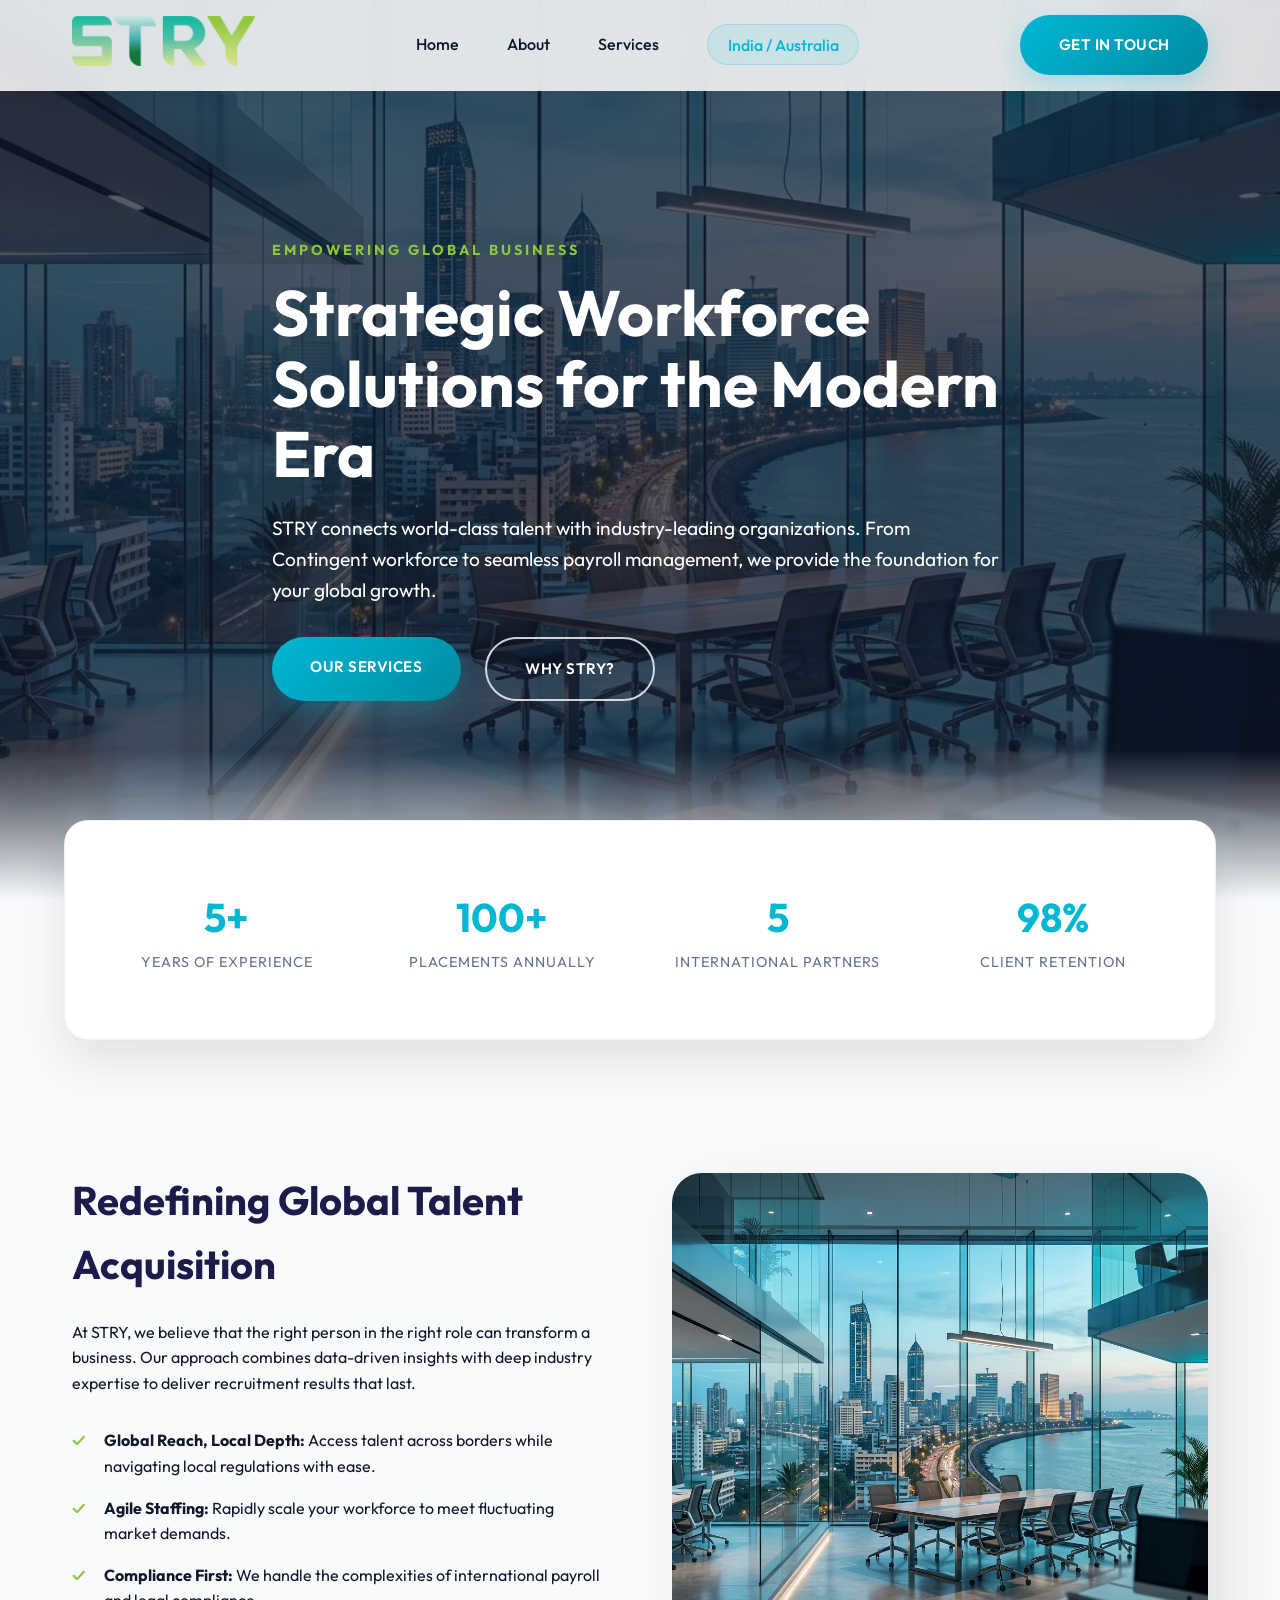
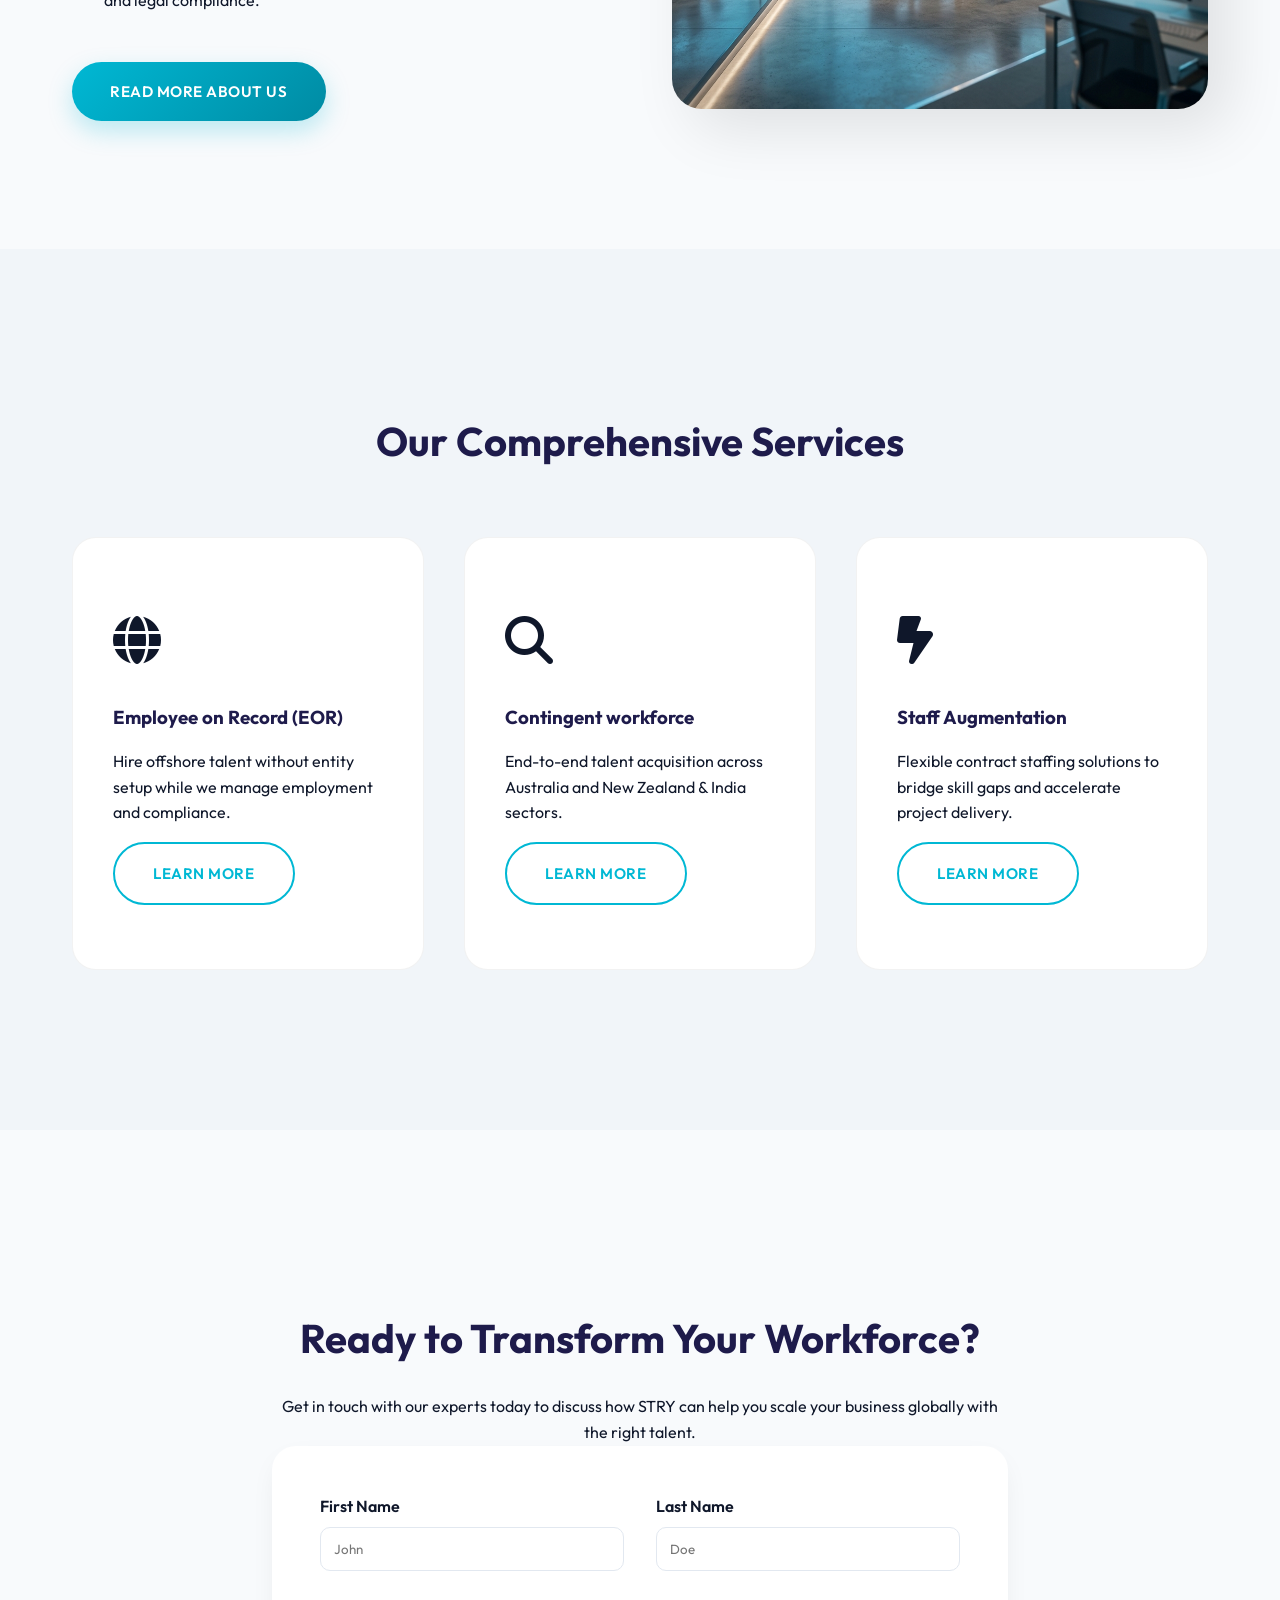
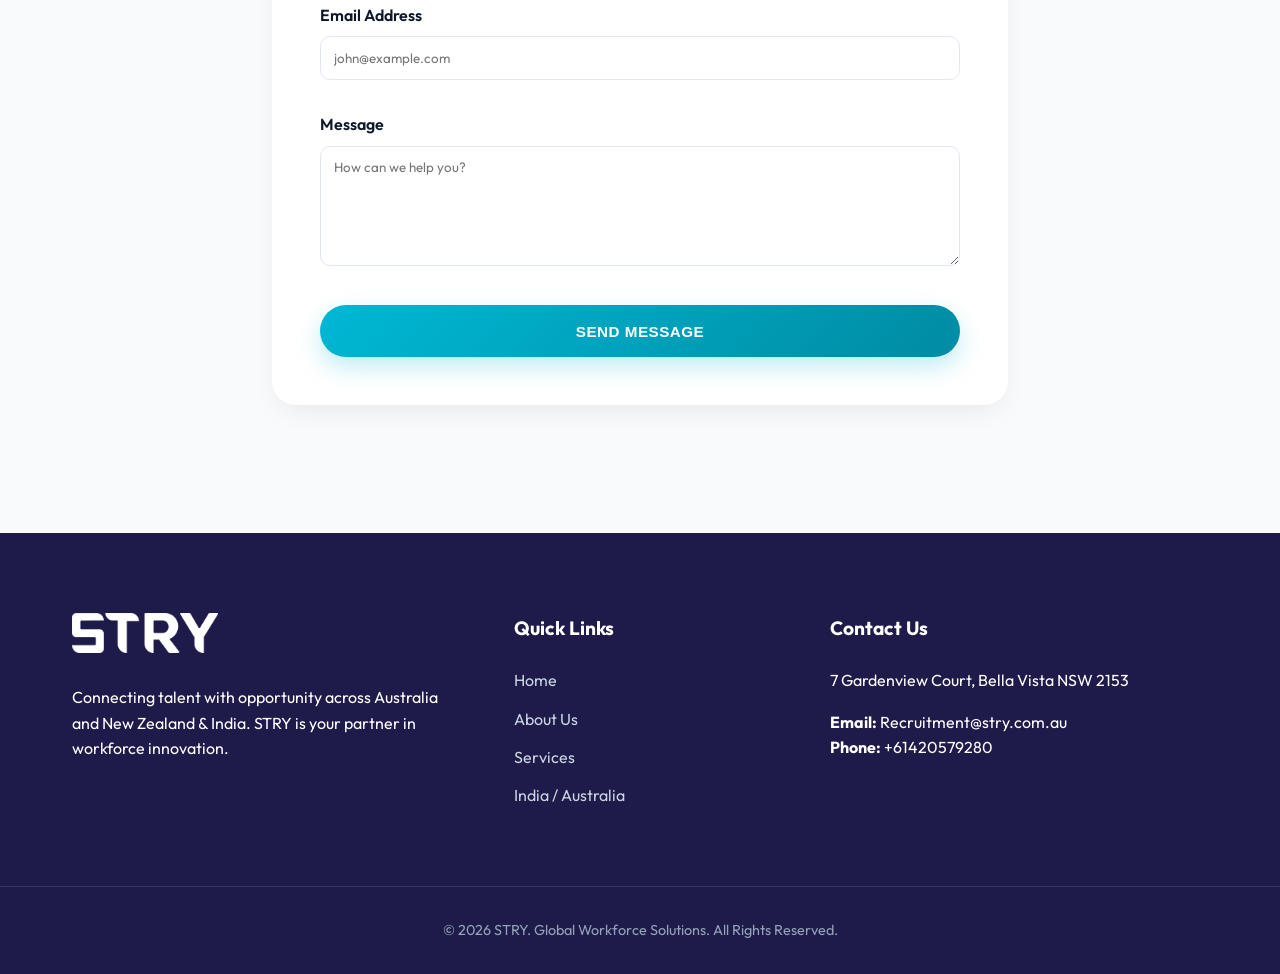
<file: index.html>
<!DOCTYPE html>
<html lang="en">

<head>
    <meta charset="UTF-8">
    <meta name="viewport" content="width=device-width, initial-scale=1.0">
    <title>STRY | Global Workforce Solutions & Recruitment Excellence</title>
    <meta name="description"
        content="STRY offers premier global workforce solutions, recruitment, and payroll management for businesses worldwide.">
    <link rel="stylesheet" href="style.css">
    <link rel="preconnect" href="https://fonts.googleapis.com">
    <link rel="preconnect" href="https://fonts.gstatic.com" crossorigin>
    <link href="https://fonts.googleapis.com/css2?family=Outfit:wght@300;400;500;600;700&display=swap" rel="stylesheet">
    <link rel="stylesheet" href="https://cdnjs.cloudflare.com/ajax/libs/font-awesome/6.5.1/css/all.min.css">
</head>

<body>
    <header>
        <nav class="container">
            <div class="logo">
                <a href="index.html"><img src="assets/logo.png" alt="STRY Logo" id="site-logo"></a>
            </div>
            <ul class="nav-links">
                <li><a href="index.html" class="active">Home</a></li>
                <li><a href="about.html">About</a></li>
                <li><a href="services.html">Services</a></li>
                <li><a href="coming-soon.html" class="special-link">India / Australia</a></li>
            </ul>
            <div class="nav-cta">
                <a href="#contact" class="btn btn-primary">Get in Touch</a>
            </div>
            <div class="menu-toggle" id="mobile-menu">
                <span></span>
                <span></span>
                <span></span>
            </div>
        </nav>
    </header>

    <main>
        <section id="home" class="hero">
            <div class="container hero-content">
                <h2 class="subheading reveal">EMPOWERING GLOBAL BUSINESS</h2>
                <h1 class="reveal delay-1">Strategic Workforce Solutions for the Modern Era</h1>
                <p class="reveal delay-2">STRY connects world-class talent with industry-leading organizations. From
                    Contingent workforce to seamless payroll management, we provide the foundation for your global
                    growth.</p>
                <div class="hero-btns reveal delay-3">
                    <a href="services.html" class="btn btn-primary">Our Services</a>
                    <a href="about.html" class="btn btn-secondary">Why STRY?</a>
                </div>
            </div>
        </section>

        <section id="stats" class="stats-section reveal">
            <div class="container stats-grid">
                <div class="stat-item reveal delay-1">
                    <span class="number">5+</span>
                    <span class="label">years of experience</span>
                </div>
                <div class="stat-item reveal delay-2">
                    <span class="number">100+</span>
                    <span class="label">placements annually</span>
                </div>
                <div class="stat-item reveal delay-3">
                    <span class="number">5</span>
                    <span class="label">international partners</span>
                </div>
                <div class="stat-item reveal delay-4">
                    <span class="number">98%</span>
                    <span class="label">Client Retention</span>
                </div>
            </div>
        </section>


        <section id="about" class="about-section" style="background: var(--bg-light);">
            <div class="container about-grid">
                <div class="about-text">
                    <h2 class="section-title reveal">Redefining Global Talent Acquisition</h2>
                    <p class="reveal delay-1">At STRY, we believe that the right person in the right role can transform
                        a business. Our approach combines data-driven insights with deep industry expertise to deliver
                        recruitment results that last.</p>
                    <ul class="features-list">
                        <li class="reveal delay-2"><strong>Global Reach, Local Depth:</strong> Access talent across
                            borders while navigating local regulations with ease.</li>
                        <li class="reveal delay-3"><strong>Agile Staffing:</strong> Rapidly scale your workforce to meet
                            fluctuating market demands.</li>
                        <li class="reveal delay-4"><strong>Compliance First:</strong> We handle the complexities of
                            international payroll and legal compliance.</li>
                    </ul>
                    <a href="about.html" class="btn btn-primary reveal delay-5" style="margin-top: 2rem;">Read More
                        About Us</a>
                </div>
                <div class="about-image reveal delay-3">
                    <img src="assets/hero-bg.png" alt="STRY Global Office" class="rounded-img">
                </div>
            </div>
        </section>

        <section id="services" class="services-section">
            <div class="container">
                <h2 class="section-title centered reveal">Our Comprehensive Services</h2>
                <div class="services-grid">
                    <div class="service-card reveal delay-1">
                        <div class="service-icon"><i class="fa-solid fa-globe"></i></div>
                        <h3>Employee on Record (EOR)</h3>
                        <p>Hire offshore talent without entity setup while we manage employment and compliance.</p>
                        <a href="service-details.html" class="btn btn-secondary"
                            style="margin-top: 1rem; color: var(--primary); border-color: var(--primary);">Learn
                            More</a>
                    </div>
                    <div class="service-card reveal delay-2">
                        <div class="service-icon"><i class="fa-solid fa-magnifying-glass"></i></div>
                        <h3>Contingent workforce</h3>
                        <p>End-to-end talent acquisition across Australia and New Zealand & India sectors.</p>
                        <a href="service-details.html" class="btn btn-secondary"
                            style="margin-top: 1rem; color: var(--primary); border-color: var(--primary);">Learn
                            More</a>
                    </div>
                    <div class="service-card reveal delay-3">
                        <div class="service-icon"><i class="fa-solid fa-bolt-lightning"></i></div>
                        <h3>Staff Augmentation</h3>
                        <p>Flexible contract staffing solutions to bridge skill gaps and accelerate project delivery.
                        </p>
                        <a href="service-details.html" class="btn btn-secondary"
                            style="margin-top: 1rem; color: var(--primary); border-color: var(--primary);">Learn
                            More</a>
                    </div>
                </div>
            </div>
        </section>

        <section id="contact" class="about-section">
            <div class="container contact-container" style="text-align: center;">
                <h2 class="section-title reveal">Ready to Transform Your Workforce?</h2>
                <p class="reveal delay-1">Get in touch with our experts today to discuss how STRY can help you scale
                    your business globally with the right talent.</p>
                <form class="contact-form reveal delay-2">
                    <div class="contact-form-grid">
                        <div>
                            <label>First Name</label>
                            <input type="text" placeholder="John">
                        </div>
                        <div>
                            <label>Last Name</label>
                            <input type="text" placeholder="Doe">
                        </div>
                    </div>
                    <div style="margin-bottom: 2rem;">
                        <label>Email Address</label>
                        <input type="email" placeholder="john@example.com">
                    </div>
                    <div style="margin-bottom: 2rem;">
                        <label>Message</label>
                        <textarea placeholder="How can we help you?"></textarea>
                    </div>
                    <button type="submit" class="btn btn-primary" style="width: 100%;">Send Message</button>
                </form>
            </div>
        </section>
    </main>

    <footer>
        <div class="container footer-grid">
            <div class="footer-info reveal">
                <img src="assets/logo.png" alt="STRY Logo" class="footer-logo">
                <p>Connecting talent with opportunity across Australia and New Zealand & India. STRY is your partner in workforce innovation.
                </p>
            </div>
            <div class="footer-links reveal delay-1">
                <h4>Quick Links</h4>
                <ul>
                    <li><a href="index.html">Home</a></li>
                    <li><a href="about.html">About Us</a></li>
                    <li><a href="services.html">Services</a></li>
                    <li><a href="coming-soon.html">India / Australia</a></li>
                </ul>
            </div>
            <div class="footer-contact reveal delay-2">
                <h4>Contact Us</h4>
                <p>7 Gardenview Court, Bella Vista NSW 2153</p>
                <p style="margin-top: 1rem;"><strong>Email:</strong> Recruitment@stry.com.au</p>
                <p><strong>Phone:</strong> +61420579280</p>
            </div>
        </div>
        <div class="footer-bottom">
            <p>&copy; 2026 STRY. Global Workforce Solutions. All Rights Reserved.</p>
        </div>
    </footer>


    <a href="#" class="back-to-top" id="back-to-top">
        <i class="fas fa-arrow-up"></i>
    </a>

    <script src="script.js"></script>
</body>

</html>
</file>
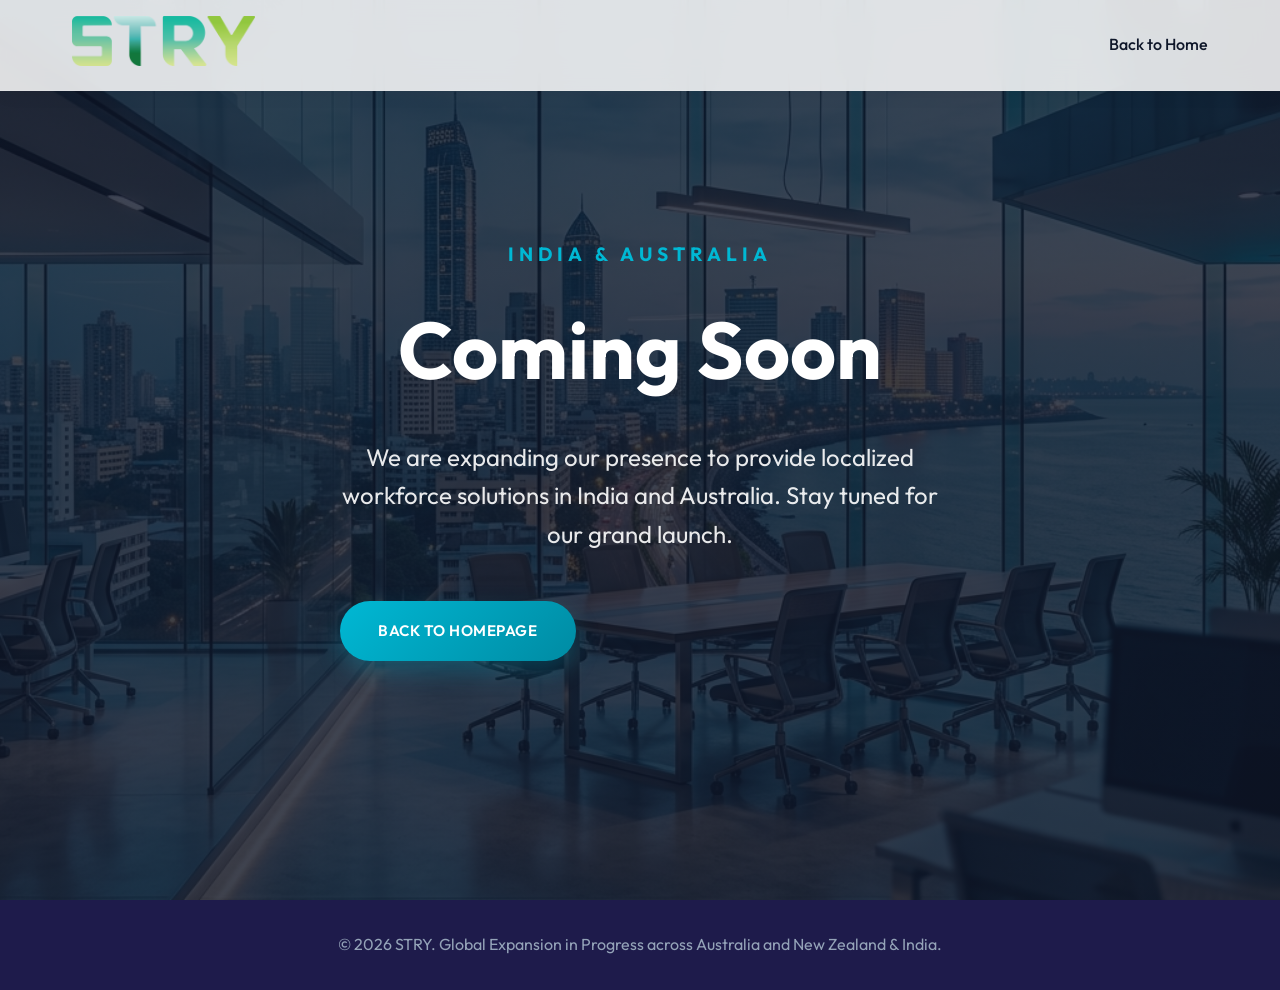
<file: coming-soon.html>
<!DOCTYPE html>
<html lang="en">

<head>
    <meta charset="UTF-8">
    <meta name="viewport" content="width=device-width, initial-scale=1.0">
    <title>Coming Soon | STRY India & Australia</title>
    <link rel="stylesheet" href="style.css">
    <link href="https://fonts.googleapis.com/css2?family=Outfit:wght@300;400;600;700&display=swap" rel="stylesheet">
    <style>
        .coming-soon-hero {
            height: 100vh;
            display: flex;
            align-items: center;
            justify-content: center;
            text-align: center;
            background: linear-gradient(rgba(15, 23, 42, 0.8), rgba(15, 23, 42, 0.8)), url('assets/hero-bg.png');
            background-size: cover;
            background-position: center;
            color: white;
            padding: 2rem;
        }

        .coming-soon-content h2 {
            font-size: 1.2rem;
            color: var(--primary);
            letter-spacing: 5px;
            text-transform: uppercase;
            margin-bottom: 1rem;
        }

        .coming-soon-content h1 {
            font-size: 5rem;
            margin-bottom: 1.5rem;
            font-weight: 700;
        }

        .coming-soon-content p {
            font-size: 1.5rem;
            opacity: 0.9;
            max-width: 600px;
            margin: 0 auto 3rem;
        }

        @media (max-width: 768px) {
            .coming-soon-content h1 {
                font-size: 3.5rem;
            }

            .coming-soon-content p {
                font-size: 1.2rem;
            }
        }

        @media (max-width: 576px) {
            .coming-soon-content h1 {
                font-size: 2.8rem;
            }

            .coming-soon-content p {
                font-size: 1.1rem;
            }
        }
    </style>
</head>

<body>
    <header>
        <nav class="container">
            <div class="logo">
                <a href="index.html"><img src="assets/logo.png" alt="STRY Logo"></a>
            </div>
            <ul class="nav-links">
                <li><a href="index.html">Back to Home</a></li>
            </ul>
        </nav>
    </header>

    <main>
        <section class="coming-soon-hero">
            <div class="coming-soon-content">
                <h2>India & Australia</h2>
                <h1>Coming Soon</h1>
                <p>We are expanding our presence to provide localized workforce solutions in India and Australia. Stay
                    tuned for our grand launch.</p>
                <div class="hero-btns">
                    <a href="index.html" class="btn btn-primary">Back to Homepage</a>
                </div>
            </div>
        </section>
    </main>

    <footer style="background: var(--dark-navy); padding: 2rem 0; text-align: center; color: #94a3b8;">
        <div class="container">
            <p>&copy; 2026 STRY. Global Expansion in Progress across Australia and New Zealand & India.</p>
        </div>
    </footer>
</body>

</html>
</file>
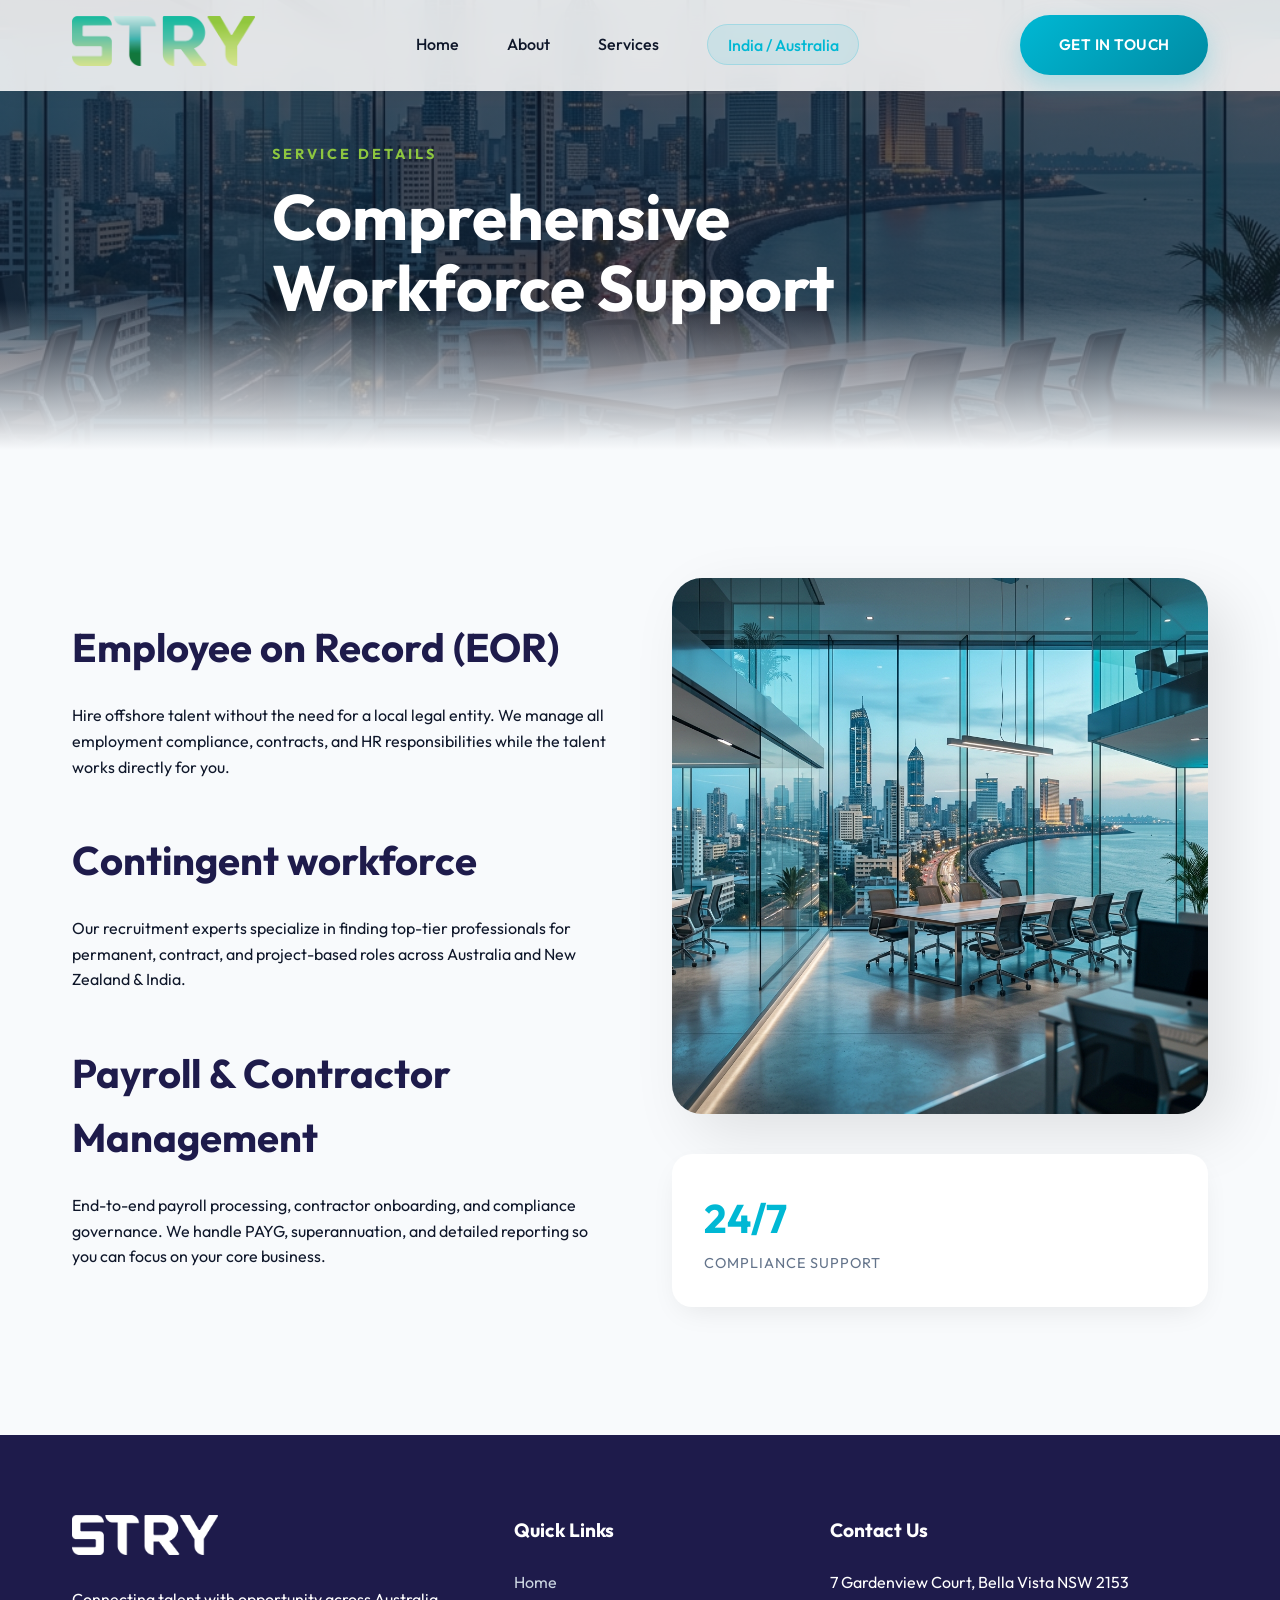
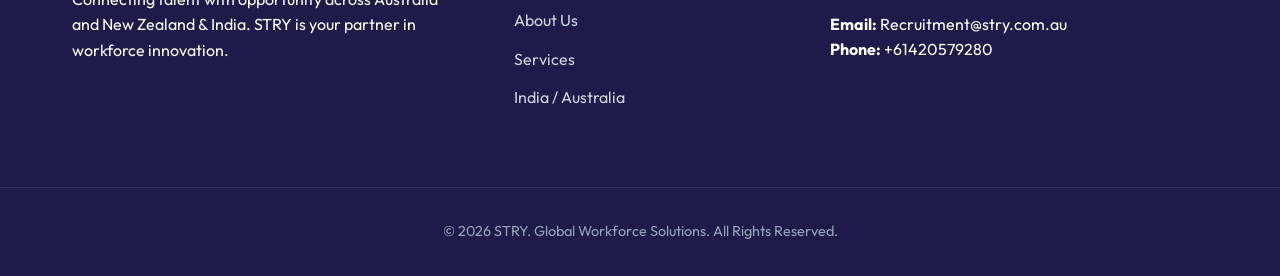
<file: service-details.html>
<!DOCTYPE html>
<html lang="en">
<head>
    <meta charset="UTF-8">
    <meta name="viewport" content="width=device-width, initial-scale=1.0">
    <title>Service Details | STRY Global Workforce Solutions</title>
    <meta name="description" content="Detailed information about STRY's specialized workforce services.">
    <link rel="stylesheet" href="style.css">
    <link rel="preconnect" href="https://fonts.googleapis.com">
    <link rel="preconnect" href="https://fonts.gstatic.com" crossorigin>
    <link href="https://fonts.googleapis.com/css2?family=Outfit:wght@300;400;500;600;700&display=swap" rel="stylesheet">
    <link rel="stylesheet" href="https://cdnjs.cloudflare.com/ajax/libs/font-awesome/6.5.1/css/all.min.css">
</head>
<body>
    <header>
        <nav class="container">
            <div class="logo">
                <a href="index.html"><img src="assets/logo.png" alt="STRY Logo"></a>
            </div>
            <ul class="nav-links">
                <li><a href="index.html">Home</a></li>
                <li><a href="about.html">About</a></li>
                <li><a href="services.html">Services</a></li>
                <li><a href="coming-soon.html" class="special-link">India / Australia</a></li>
            </ul>
            <div class="nav-cta">
                <a href="index.html#contact" class="btn btn-primary">Get in Touch</a>
            </div>
            <div class="menu-toggle" id="mobile-menu">
                <span></span>
                <span></span>
                <span></span>
            </div>
        </nav>
    </header>

    <main>
        <section class="hero small-hero">
            <div class="container hero-content">
                <h2 class="subheading reveal">SERVICE DETAILS</h2>
                <h1 class="reveal delay-1">Comprehensive Workforce Support</h1>
            </div>
        </section>

        <section class="about-section">
            <div class="container">
                <div class="about-grid">
                    <div class="about-text">
                        <h2 class="section-title reveal">Employee on Record (EOR)</h2>
                        <p class="reveal delay-1">Hire offshore talent without the need for a local legal entity. We manage all employment compliance, contracts, and HR responsibilities while the talent works directly for you.</p>
                        <h2 class="section-title reveal" style="margin-top: 3rem;">Contingent workforce</h2>
                        <p class="reveal delay-1">Our recruitment experts specialize in finding top-tier professionals for permanent, contract, and project-based roles across Australia and New Zealand & India.</p>
                        <h2 class="section-title reveal" style="margin-top: 3rem;">Payroll & Contractor Management</h2>
                        <p class="reveal delay-1">End-to-end payroll processing, contractor onboarding, and compliance governance. We handle PAYG, superannuation, and detailed reporting so you can focus on your core business.</p>
                    </div>
                    <div class="about-image reveal delay-3">
                        <img src="assets/hero-bg.png" alt="Detailed Services" class="rounded-img">
                        <div class="stat-item reveal delay-4" style="margin-top: 2rem; background: var(--white); padding: 2rem; border-radius: 20px; box-shadow: var(--shadow);">
                            <span class="number">24/7</span>
                            <span class="label">Compliance Support</span>
                        </div>
                    </div>
                </div>
            </div>
        </section>
    </main>

    <footer>
        <div class="container footer-grid">
            <div class="footer-info">
                <img src="assets/logo.png" alt="STRY Logo" class="footer-logo">
                <p>Connecting talent with opportunity across Australia and New Zealand & India. STRY is your partner in workforce innovation.</p>
            </div>
            <div class="footer-links">
                <h4>Quick Links</h4>
                <ul>
                    <li><a href="index.html">Home</a></li>
                    <li><a href="about.html">About Us</a></li>
                    <li><a href="services.html">Services</a></li>
                    <li><a href="coming-soon.html">India / Australia</a></li>
                </ul>
            </div>
            <div class="footer-contact">
                <h4>Contact Us</h4>
                <p>7 Gardenview Court, Bella Vista NSW 2153</p>
                <p style="margin-top: 1rem;"><strong>Email:</strong> Recruitment@stry.com.au</p>
                <p><strong>Phone:</strong> +61420579280</p>
            </div>
        </div>
        <div class="footer-bottom">
            <p>&copy; 2026 STRY. Global Workforce Solutions. All Rights Reserved.</p>
        </div>
    </footer>

    <a href="#" class="back-to-top" id="back-to-top">
        <i class="fas fa-arrow-up"></i>
    </a>
    <script src="script.js"></script>
</body>
</html>
</file>
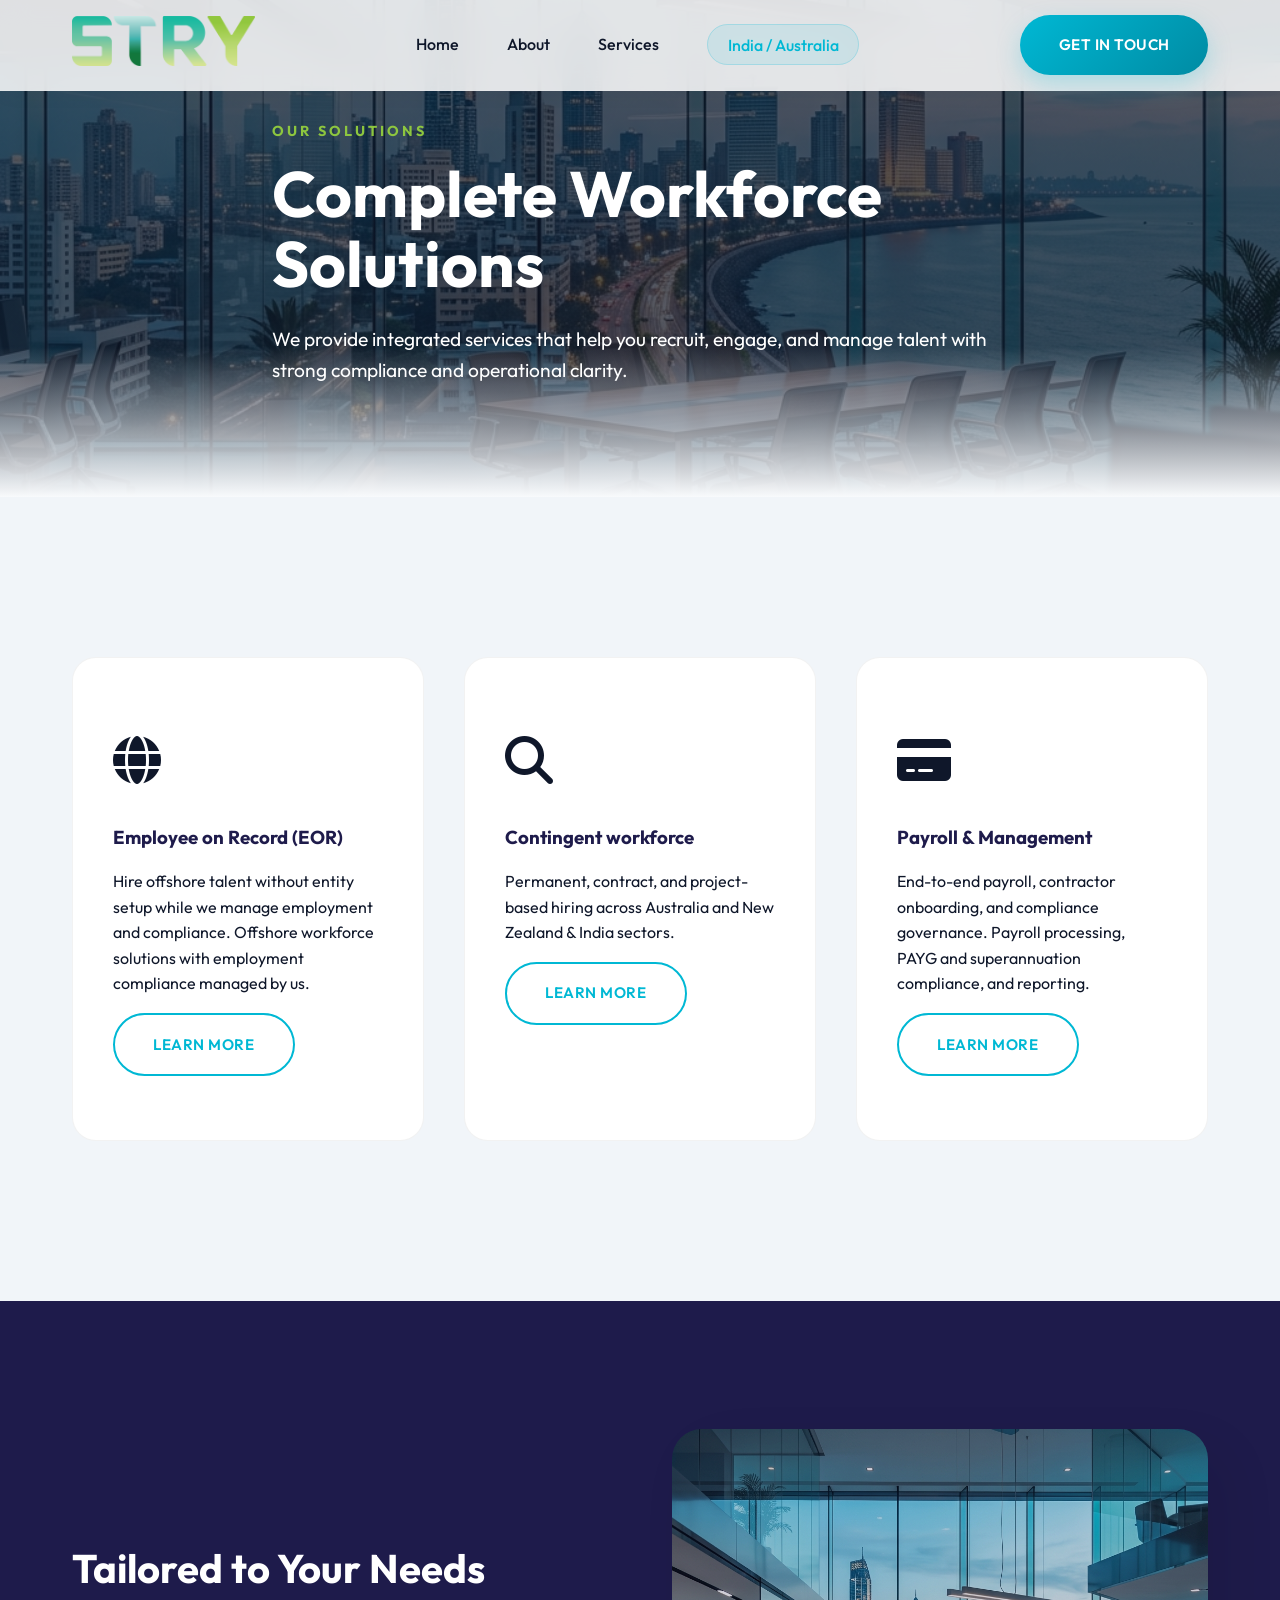
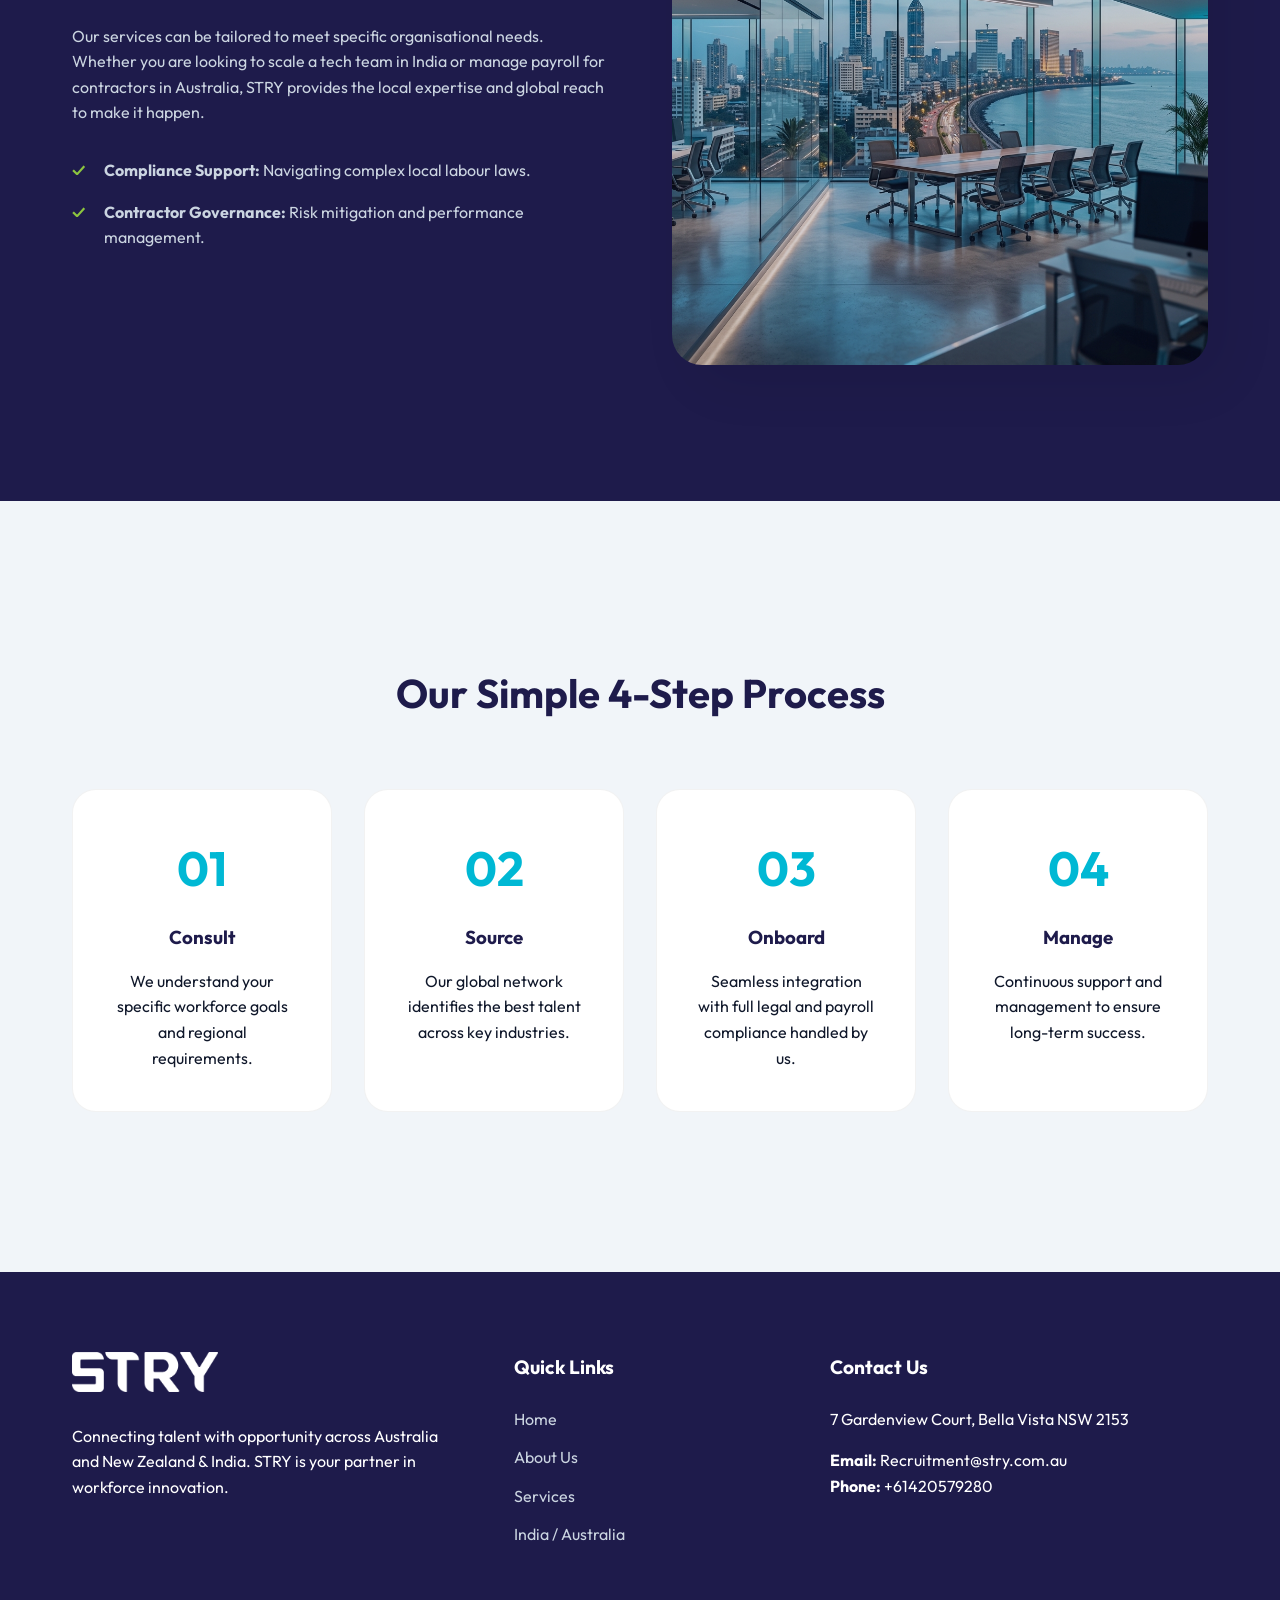
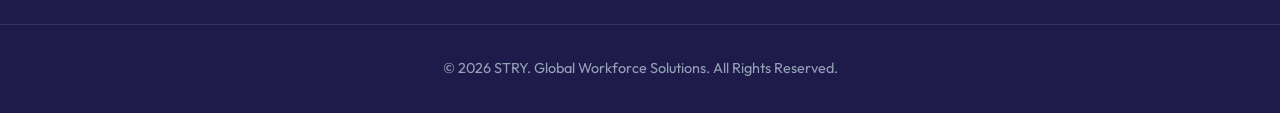
<file: services.html>
<!DOCTYPE html>
<html lang="en">
<head>
    <meta charset="UTF-8">
    <meta name="viewport" content="width=device-width, initial-scale=1.0">
    <title>Services | STRY Global Workforce Solutions</title>
    <meta name="description" content="Explore STRY's comprehensive workforce services, including EOR, recruitment, and payroll management.">
    <link rel="stylesheet" href="style.css">
    <link rel="preconnect" href="https://fonts.googleapis.com">
    <link rel="preconnect" href="https://fonts.gstatic.com" crossorigin>
    <link href="https://fonts.googleapis.com/css2?family=Outfit:wght@300;400;500;600;700&display=swap" rel="stylesheet">
    <link rel="stylesheet" href="https://cdnjs.cloudflare.com/ajax/libs/font-awesome/6.5.1/css/all.min.css">
</head>
<body>
    <header>
        <nav class="container">
            <div class="logo">
                <a href="index.html"><img src="assets/logo.png" alt="STRY Logo"></a>
            </div>
            <ul class="nav-links">
                <li><a href="index.html">Home</a></li>
                <li><a href="about.html">About</a></li>
                <li><a href="services.html" class="active">Services</a></li>
                <li><a href="coming-soon.html" class="special-link">India / Australia</a></li>
            </ul>
            <div class="nav-cta">
                <a href="index.html#contact" class="btn btn-primary">Get in Touch</a>
            </div>
            <div class="menu-toggle" id="mobile-menu">
                <span></span>
                <span></span>
                <span></span>
            </div>
        </nav>
    </header>

    <main>
        <section class="hero small-hero">
            <div class="container hero-content">
                <h2 class="subheading reveal">OUR SOLUTIONS</h2>
                <h1 class="reveal delay-1">Complete Workforce Solutions</h1>
                <p class="reveal delay-2">We provide integrated services that help you recruit, engage, and manage talent with strong compliance and operational clarity.</p>
            </div>
        </section>

        <section class="services-section">
            <div class="container">
                <div class="services-grid">
                    <div class="service-card reveal delay-1">
                        <div class="service-icon"><i class="fa-solid fa-globe"></i></div>
                        <h3>Employee on Record (EOR)</h3>
                        <p>Hire offshore talent without entity setup while we manage employment and compliance. Offshore workforce solutions with employment compliance managed by us.</p>
                        <a href="service-details.html" class="btn btn-secondary" style="margin-top: 1rem; color: var(--primary); border-color: var(--primary);">Learn More</a>
                    </div>
                    <div class="service-card reveal delay-2">
                        <div class="service-icon"><i class="fa-solid fa-magnifying-glass"></i></div>
                        <h3>Contingent workforce</h3>
                        <p>Permanent, contract, and project-based hiring across Australia and New Zealand & India sectors.</p>
                        <a href="service-details.html" class="btn btn-secondary" style="margin-top: 1rem; color: var(--primary); border-color: var(--primary);">Learn More</a>
                    </div>
                    <div class="service-card reveal delay-3">
                        <div class="service-icon"><i class="fa-solid fa-credit-card"></i></div>
                        <h3>Payroll & Management</h3>
                        <p>End-to-end payroll, contractor onboarding, and compliance governance. Payroll processing, PAYG and superannuation compliance, and reporting.</p>
                        <a href="service-details.html" class="btn btn-secondary" style="margin-top: 1rem; color: var(--primary); border-color: var(--primary);">Learn More</a>
                    </div>
                </div>
            </div>
        </section>

        <section class="about-section" style="background: var(--dark-navy); color: white;">
            <div class="container">
                <div class="about-grid">
                    <div class="about-text">
                        <h2 class="section-title reveal" style="color: white;">Tailored to Your Needs</h2>
                        <p class="reveal delay-1" style="color: #cbd5e1;">Our services can be tailored to meet specific organisational needs. Whether you are looking to scale a tech team in India or manage payroll for contractors in Australia, STRY provides the local expertise and global reach to make it happen.</p>
                        <ul class="features-list reveal delay-2">
                            <li style="color: #cbd5e1;"><strong>Compliance Support:</strong> Navigating complex local labour laws.</li>
                            <li style="color: #cbd5e1;"><strong>Contractor Governance:</strong> Risk mitigation and performance management.</li>
                        </ul>
                    </div>
                    <div class="about-image reveal delay-3">
                        <img src="assets/hero-bg.png" alt="Service Delivery" class="rounded-img" style="opacity: 0.8;">
                    </div>
                </div>
            </div>
        </section>

        <section class="services-section reveal">
            <div class="container">
                <h2 class="section-title centered">Our Simple 4-Step Process</h2>
                <div class="process-grid">
                    <div class="service-card process-card reveal delay-1">
                        <div class="number">01</div>
                        <h3>Consult</h3>
                        <p>We understand your specific workforce goals and regional requirements.</p>
                    </div>
                    <div class="service-card process-card reveal delay-2">
                        <div class="number">02</div>
                        <h3>Source</h3>
                        <p>Our global network identifies the best talent across key industries.</p>
                    </div>
                    <div class="service-card process-card reveal delay-3">
                        <div class="number">03</div>
                        <h3>Onboard</h3>
                        <p>Seamless integration with full legal and payroll compliance handled by us.</p>
                    </div>
                    <div class="service-card process-card reveal delay-4">
                        <div class="number">04</div>
                        <h3>Manage</h3>
                        <p>Continuous support and management to ensure long-term success.</p>
                    </div>
                </div>
            </div>
        </section>
    </main>

    <footer>
        <div class="container footer-grid">
            <div class="footer-info">
                <img src="assets/logo.png" alt="STRY Logo" class="footer-logo">
                <p>Connecting talent with opportunity across Australia and New Zealand & India. STRY is your partner in workforce innovation.</p>
            </div>
            <div class="footer-links">
                <h4>Quick Links</h4>
                <ul>
                    <li><a href="index.html">Home</a></li>
                    <li><a href="about.html">About Us</a></li>
                    <li><a href="services.html">Services</a></li>
                    <li><a href="coming-soon.html">India / Australia</a></li>
                </ul>
            </div>
            <div class="footer-contact">
                <h4>Contact Us</h4>
                <p>7 Gardenview Court, Bella Vista NSW 2153</p>
                <p style="margin-top: 1rem;"><strong>Email:</strong> Recruitment@stry.com.au</p>
                <p><strong>Phone:</strong> +61420579280</p>
            </div>
        </div>
        <div class="footer-bottom">
            <p>&copy; 2026 STRY. Global Workforce Solutions. All Rights Reserved.</p>
        </div>
    </footer>

    <a href="#" class="back-to-top" id="back-to-top">
        <i class="fas fa-arrow-up"></i>
    </a>
    <script src="script.js"></script>
</body>
</html>
</file>
<file: style.css>
:root {
    --primary: #00B8D4;
    --primary-dark: #008ba3;
    --secondary: #8DC63F;
    --accent: #FF5722;
    --bg-light: #f8fafc;
    --text-dark: #0f172a;
    --text-muted: #64748b;
    --white: #ffffff;
    --dark-navy: #1e1b4b;
    --glass: rgba(255, 255, 255, 0.85);
    --transition: all 0.4s cubic-bezier(0.4, 0, 0.2, 1);
    --shadow: 0 10px 30px -10px rgba(0, 0, 0, 0.1);
}

* {
    margin: 0;
    padding: 0;
    box-sizing: border-box;
}

body {
    font-family: 'Outfit', sans-serif;
    background-color: var(--bg-light);
    color: var(--text-dark);
    line-height: 1.6;
    overflow-x: hidden;
}

.container {
    max-width: 1200px;
    margin: 0 auto;
    padding: 0 2rem;
}

/* Header & Nav */
header {
    background: var(--glass);
    backdrop-filter: blur(15px);
    -webkit-backdrop-filter: blur(15px);
    position: fixed;
    top: 0;
    width: 100%;
    z-index: 1000;
    box-shadow: 0 2px 20px rgba(0, 0, 0, 0.05);
    border-bottom: 1px solid rgba(255, 255, 255, 0.1);
}

nav {
    display: flex;
    justify-content: space-between;
    align-items: center;
    height: 90px;
}

.logo img {
    height: 50px;
    transition: var(--transition);
}

.nav-links {
    display: flex;
    list-style: none;
    gap: 3rem;
}

.nav-links a {
    text-decoration: none;
    color: var(--text-dark);
    font-weight: 500;
    font-size: 1rem;
    transition: var(--transition);
    position: relative;
}

.nav-links a:hover {
    color: var(--primary);
}

.nav-links a.special-link {
    color: var(--primary);
    background: rgba(0, 184, 212, 0.1);
    padding: 0.6rem 1.2rem;
    border-radius: 50px;
    border: 1px solid rgba(0, 184, 212, 0.2);
}

.nav-links a.special-link:hover {
    background: var(--primary);
    color: var(--white);
    transform: translateY(-2px);
}

.btn {
    padding: 1.1rem 2.4rem;
    border-radius: 50px;
    text-decoration: none;
    font-weight: 600;
    transition: var(--transition);
    display: inline-block;
    cursor: pointer;
    border: none;
    font-size: 0.95rem;
    letter-spacing: 0.5px;
    text-transform: uppercase;
}

.btn-primary {
    background: linear-gradient(135deg, var(--primary), var(--primary-dark));
    color: var(--white);
    box-shadow: 0 10px 25px rgba(0, 184, 212, 0.25);
}

.btn-primary:hover {
    transform: translateY(-4px);
    box-shadow: 0 15px 35px rgba(0, 184, 212, 0.35);
}

.btn-secondary {
    background: transparent;
    color: var(--white);
    border: 2px solid rgba(255, 255, 255, 0.8);
}

.btn-secondary:hover {
    background: var(--white);
    color: var(--primary);
    transform: translateY(-4px);
}

/* Hero Section */
.hero {
    min-height: 100vh;
    background: linear-gradient(rgba(15, 23, 42, 0.7), rgba(15, 23, 42, 0.7)), url('assets/hero-bg.png');
    background-size: cover;
    background-position: center;
    display: flex;
    align-items: center;
    color: var(--white);
    position: relative;
    padding: 120px 0 80px;
}

.hero.small-hero {
    min-height: 50vh;
}

.hero::after {
    content: '';
    position: absolute;
    bottom: 0;
    left: 0;
    right: 0;
    height: 150px;
    background: linear-gradient(to top, var(--bg-light), transparent);
}

.hero-content {
    max-width: 800px;
}

.subheading {
    color: var(--secondary);
    letter-spacing: 3px;
    font-size: 0.9rem;
    margin-bottom: 1rem;
}

.hero h1 {
    font-size: 4rem;
    line-height: 1.1;
    margin-bottom: 1.5rem;
    font-weight: 700;
}

.hero p {
    font-size: 1.2rem;
    margin-bottom: 2rem;
    opacity: 0.9;
}

.hero-btns {
    display: flex;
    gap: 1.5rem;
}

/* Stats Section */
.stats-section {
    background: var(--white);
    padding: 4rem 0;
    margin-top: -80px;
    position: relative;
    z-index: 10;
    border-radius: 24px;
    box-shadow: 0 20px 50px rgba(0, 0, 0, 0.1);
    width: 90%;
    margin-left: auto;
    margin-right: auto;
    border: 1px solid rgba(0,0,0,0.05);
}

.stats-grid {
    display: grid;
    grid-template-columns: repeat(4, 1fr);
    text-align: center;
    gap: 1rem;
}

.stat-item .number {
    display: block;
    font-size: 2.5rem;
    font-weight: 700;
    color: var(--primary);
}

.stat-item .label {
    color: var(--text-muted);
    font-size: 0.9rem;
    text-transform: uppercase;
    letter-spacing: 1px;
}

/* About Section */
.about-section {
    padding: 8rem 0;
}

.about-grid {
    display: grid;
    grid-template-columns: 1fr 1fr;
    gap: 4rem;
    align-items: center;
}

.section-title {
    font-size: 2.5rem;
    margin-bottom: 1.5rem;
    color: var(--dark-navy);
}

.section-title.centered {
    text-align: center;
    margin-bottom: 4rem;
}

.features-list {
    list-style: none;
    margin-top: 2rem;
}

.features-list li {
    margin-bottom: 1rem;
    padding-left: 2rem;
    position: relative;
}

.features-list li::before {
    content: '✓';
    position: absolute;
    left: 0;
    color: var(--secondary);
    font-weight: bold;
}

.rounded-img {
    width: 100%;
    border-radius: 30px;
    box-shadow: 20px 20px 60px rgba(0, 0, 0, 0.1);
}

/* Services Section */
.services-section {
    background-color: #f1f5f9;
    padding: 10rem 0;
}

.services-grid {
    display: grid;
    grid-template-columns: repeat(3, 1fr);
    gap: 2.5rem;
}

.service-card {
    background: var(--white);
    padding: 4rem 2.5rem;
    border-radius: 24px;
    transition: var(--transition);
    border: 1px solid rgba(0,0,0,0.05);
    position: relative;
    overflow: hidden;
}

.service-card::before {
    content: '';
    position: absolute;
    top: 0;
    left: 0;
    width: 100%;
    height: 4px;
    background: var(--primary);
    transform: scaleX(0);
    transition: var(--transition);
}

.service-card:hover::before {
    transform: scaleX(1);
}

.service-card:hover {
    transform: translateY(-15px) scale(1.02);
    box-shadow: 0 30px 60px rgba(0, 0, 0, 0.12);
}

.service-icon {
    font-size: 3rem;
    margin-bottom: 1.5rem;
}

.service-card h3 {
    margin-bottom: 1rem;
    color: var(--dark-navy);
}

.process-grid {
    display: grid;
    grid-template-columns: repeat(4, 1fr);
    gap: 2rem;
}

.process-card {
    text-align: center;
    padding: 2.5rem !important;
}

.process-card .number {
    font-size: 3rem;
    color: var(--primary);
    font-weight: 700;
    margin-bottom: 1rem;
}

@media (max-width: 992px) {
    .process-grid {
        grid-template-columns: 1fr 1fr;
    }
}

@media (max-width: 576px) {
    .process-grid {
        grid-template-columns: 1fr;
    }
}

/* Footer */
footer {
    background: var(--dark-navy);
    color: var(--white);
    padding: 5rem 0 2rem;
}

.footer-grid {
    display: grid;
    grid-template-columns: 1.5fr 1fr 1.5fr;
    gap: 4rem;
    margin-bottom: 4rem;
}

.footer-logo {
    height: 40px;
    margin-bottom: 1.5rem;
    filter: brightness(0) invert(1);
}

.footer-links h4, .footer-contact h4 {
    margin-bottom: 1.5rem;
    font-size: 1.2rem;
}

.footer-links ul {
    list-style: none;
}

.footer-links li {
    margin-bottom: 0.8rem;
}

.footer-links a {
    color: #cbd5e1;
    text-decoration: none;
    transition: var(--transition);
}

.footer-links a:hover {
    color: var(--secondary);
}

.newsletter-form {
    display: flex;
    gap: 1rem;
    margin-top: 1rem;
}

.newsletter-form input {
    padding: 0.8rem 1.5rem;
    border-radius: 50px;
    border: none;
    flex: 1;
}

/* Contact Form */
.contact-container {
    max-width: 800px;
    margin: 3rem auto 0;
}

.contact-form {
    text-align: left;
    background: var(--white);
    padding: 3rem;
    border-radius: 24px;
    box-shadow: var(--shadow);
}

.contact-form-grid {
    display: grid;
    grid-template-columns: 1fr 1fr;
    gap: 2rem;
    margin-bottom: 2rem;
}

.contact-form label {
    display: block;
    margin-bottom: 0.5rem;
    font-weight: 600;
}

.contact-form input, .contact-form textarea {
    width: 100%;
    padding: 0.8rem;
    border: 1px solid #e2e8f0;
    border-radius: 10px;
    font-family: inherit;
}

.contact-form textarea {
    height: 120px;
    resize: vertical;
}

@media (max-width: 576px) {
    .contact-form {
        padding: 2rem 1.5rem;
    }
    
    .contact-form-grid {
        grid-template-columns: 1fr;
        gap: 1rem;
    }
}

.footer-bottom {
    text-align: center;
    padding-top: 2rem;
    border-top: 1px solid rgba(255, 255, 255, 0.1);
    color: #94a3b8;
    font-size: 0.9rem;
}

/* Mobile Menu */
.menu-toggle {
    display: none;
    flex-direction: column;
    gap: 6px;
    cursor: pointer;
}

.menu-toggle span {
    width: 30px;
    height: 3px;
    background: var(--text-dark);
    border-radius: 10px;
}

@media (max-width: 992px) {
    .nav-links {
        position: fixed;
        top: 90px;
        left: -100%;
        width: 100%;
        height: calc(100vh - 90px);
        background: var(--white);
        flex-direction: column;
        align-items: center;
        padding-top: 4rem;
        transition: var(--transition);
        z-index: 999;
        box-shadow: 0 10px 30px rgba(0,0,0,0.1);
    }
    
    .nav-links li {
        margin: 1.5rem 0;
    }

    .nav-links a {
        font-size: 1.2rem;
    }

    .nav-links.active {
        left: 0;
    }

    .nav-cta {
        display: none;
    }
    
    .menu-toggle {
        display: flex;
    }
    
    .hero h1 {
        font-size: 3rem;
    }
    
    .about-grid, .footer-grid {
        grid-template-columns: 1fr;
    }
    
    .services-grid {
        grid-template-columns: 1fr 1fr;
    }
    
    .stats-grid {
        grid-template-columns: 1fr 1fr;
        gap: 2rem;
    }

    .leadership-grid {
        grid-template-columns: repeat(2, 1fr);
    }
}

@media (max-width: 768px) {
    .container {
        padding: 0 1.5rem;
    }

    .hero h1 {
        font-size: 2.5rem;
    }

    .hero p {
        font-size: 1.1rem;
    }

    .hero-btns {
        flex-direction: column;
        gap: 1rem;
    }

    .btn {
        width: 100%;
        text-align: center;
    }

    .section-title {
        font-size: 2rem;
    }

    .client-grid {
        grid-template-columns: repeat(2, 1fr);
    }

    .footer-grid {
        gap: 2.5rem;
    }
}

@media (max-width: 576px) {
    .hero h1 {
        font-size: 2.2rem;
    }

    .services-grid, .leadership-grid, .stats-grid {
        grid-template-columns: 1fr;
    }

    .stats-section {
        width: 95%;
        padding: 3rem 1rem;
    }

    .service-card {
        padding: 3rem 2rem;
    }

    .leader-card {
        aspect-ratio: 1/1;
    }

    .newsletter-form {
        flex-direction: column;
    }

    .nav-links {
        gap: 2rem;
    }
}

/* Animations */
@keyframes fadeInUp {
    from {
        opacity: 0;
        transform: translateY(30px);
    }
    to {
        opacity: 1;
        transform: translateY(0);
    }
}

@keyframes fadeIn {
    from { opacity: 0; }
    to { opacity: 1; }
}

.reveal {
    opacity: 0;
    transform: translateY(30px);
    transition: all 0.8s cubic-bezier(0.4, 0, 0.2, 1);
}

.reveal.active {
    opacity: 1;
    transform: translateY(0);
}

/* Delay classes for staggered reveals */
.delay-1 { transition-delay: 0.2s; }
.delay-2 { transition-delay: 0.4s; }
.delay-3 { transition-delay: 0.6s; }
.delay-4 { transition-delay: 0.8s; }
.delay-5 { transition-delay: 1s; }

/* Leadership Grid */
.leadership-grid {
    display: grid;
    grid-template-columns: repeat(3, 1fr);
    gap: 2rem;
    margin-top: 4rem;
}

.leader-card {
    position: relative;
    border-radius: 20px;
    overflow: hidden;
    aspect-ratio: 3/2;
    background: #f1f5f9;
}

.leader-card img {
    width: 100%;
    height: 100%;
    object-fit: cover;
    filter: grayscale(100%);
    transition: var(--transition);
}

.leader-info {
    position: absolute;
    bottom: 0;
    left: 0;
    right: 0;
    padding: 1.5rem;
    background: linear-gradient(to top, rgba(0, 0, 0, 0.8) 0%, rgba(0, 0, 0, 0.4) 60%, transparent 100%);
    color: white;
    transition: var(--transition);
}

.leader-card:hover img {
    filter: grayscale(0%);
    transform: scale(1.05);
}

.leader-card:hover .leader-info {
    background: linear-gradient(to top, var(--primary) 0%, rgba(0, 184, 212, 0.6) 60%, transparent 100%);
}

.leader-info h4 {
    font-size: 1.5rem;
    margin-bottom: 0.3rem;
}

.leader-info p {
    font-size: 0.9rem;
    opacity: 0.8;
}

/* Client Grid Section */
.client-network {
    padding: 6rem 0;
    background: #fff;
}

.carousel-viewport {
    width: 100%;
    overflow: hidden;
    position: relative;
    margin-top: 3rem;
}

.carousel-track {
    display: flex;
    transition: transform 0.8s cubic-bezier(0.65, 0, 0.35, 1);
    width: 100%;
}

.carousel-slide {
    min-width: 100%;
    flex-shrink: 0;
}

.client-grid {
    display: grid;
    grid-template-columns: repeat(6, 1fr);
    gap: 1.5rem;
    padding: 0.5rem;
}

.client-card {
    background: #fff;
    border: 1px solid #f1f5f9;
    padding: 1.5rem;
    display: flex;
    align-items: center;
    justify-content: center;
    height: 120px;
    transition: var(--transition);
    border-radius: 12px;
}

.client-card:hover {
    box-shadow: 0 10px 25px rgba(0, 0, 0, 0.05);
    transform: translateY(-5px);
    border-color: var(--primary);
}

.client-logo {
    max-width: 100%;
    max-height: 70px;
    object-fit: contain;
    transition: var(--transition);
}

/* Pagination Dots Styling */
.carousel-dots {
    display: flex;
    justify-content: center;
    gap: 0.8rem;
    margin-top: 3rem;
}

.dot {
    width: 12px;
    height: 12px;
    border-radius: 50%;
    background: #e2e8f0;
    cursor: pointer;
    transition: var(--transition);
}

.dot.active {
    background: #e11d48;
    width: 30px;
    border-radius: 10px;
}

/* Logo Text Fallback Styling */
.logo-text {
    text-align: center;
    line-height: 1.2;
    text-transform: uppercase;
    letter-spacing: 1px;
    user-select: none;
    padding: 0 10px;
}

/* Back to Top Button */
.back-to-top {
    position: fixed;
    bottom: 30px;
    right: 30px;
    width: 50px;
    height: 50px;
    background: var(--primary);
    color: white;
    border-radius: 50%;
    display: flex;
    align-items: center;
    justify-content: center;
    text-decoration: none;
    box-shadow: 0 10px 25px rgba(0, 184, 212, 0.3);
    transition: var(--transition);
    opacity: 0;
    visibility: hidden;
    z-index: 1000;
}

.back-to-top.show {
    opacity: 1;
    visibility: visible;
}

.back-to-top:hover {
    background: var(--primary-dark);
    transform: translateY(-5px);
}

@media (max-width: 1100px) {
    .client-grid {
        grid-template-columns: repeat(4, 1fr);
    }
}

@media (max-width: 768px) {
    .client-grid {
        grid-template-columns: repeat(2, 1fr);
    }
}

/* Continuous Marquee Slider */
.client-marquee-section {
    padding: 3rem 0;
    background: #fff;
    border-bottom: 1px solid #f1f5f9;
    overflow: hidden;
}

.marquee-container {
    width: 100%;
    overflow: hidden;
    position: relative;
    padding: 1rem 0;
}

.marquee-track {
    display: flex;
    width: max-content;
    animation: marquee-scroll 40s linear infinite;
    gap: 3rem;
}

.marquee-track:hover {
    animation-play-state: paused;
}

.marquee-item {
    flex-shrink: 0;
    display: flex;
    align-items: center;
    justify-content: center;
    height: 60px;
    width: 150px;
    opacity: 0.7;
    transition: var(--transition);
}

.marquee-item:hover {
    opacity: 1;
    transform: scale(1.1);
}

.marquee-item img {
    max-width: 100%;
    max-height: 100%;
    object-fit: contain;
}

@keyframes marquee-scroll {
    0% { transform: translateX(0); }
    100% { transform: translateX(-50%); }
}
</file>
